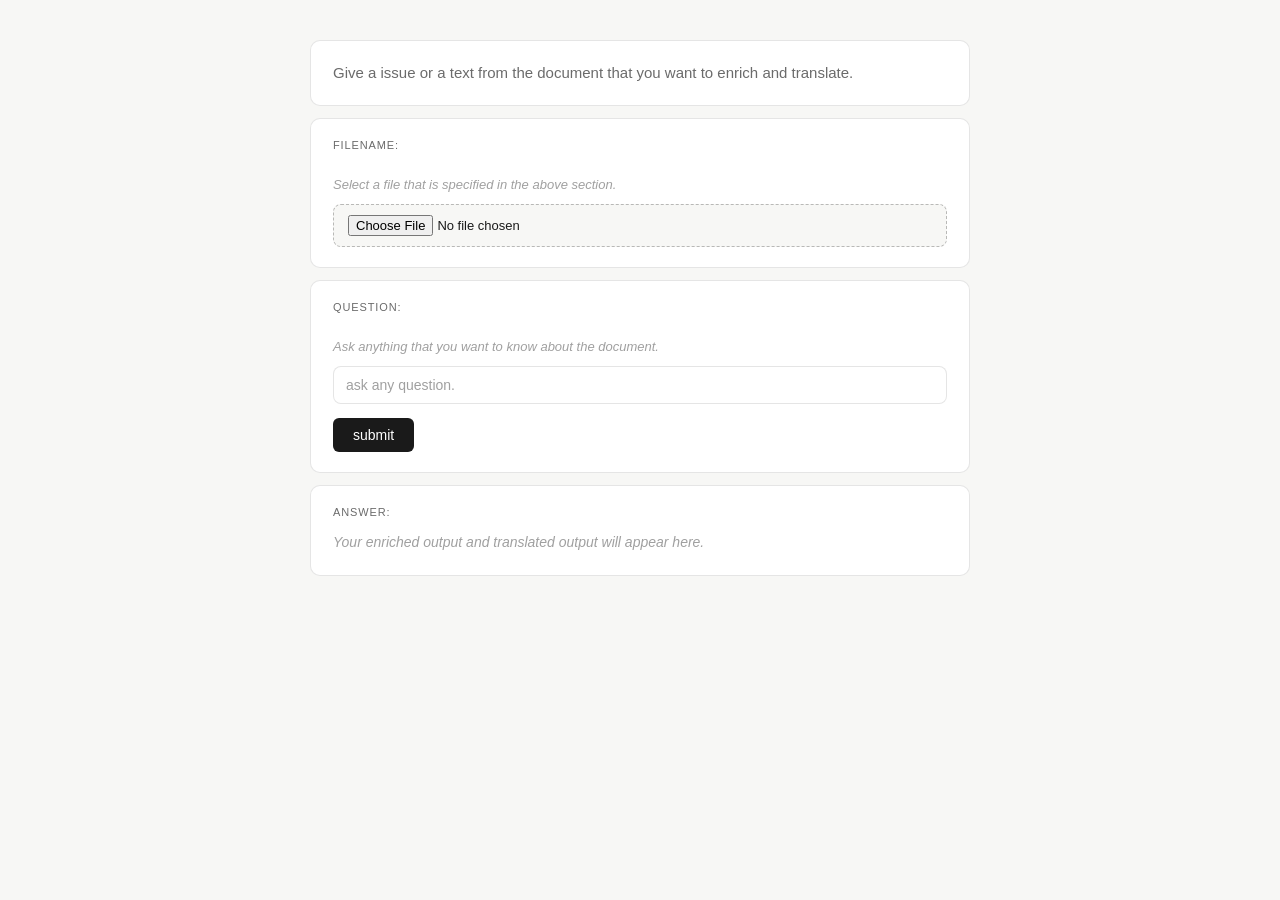
<file: classrag/static/index.html>
<!DOCTYPE html>
<html>
<head>
<meta charset="utf-8">
<title>Fast Api</title>
<link rel="stylesheet" href="style.css">
</head>
<body>

  <div class="column left" style="background-color:white;">
  </div>


    <div class="container">
        <div class="row1">
            <h2>Give a issue or a text from the document that you want to enrich and translate.</h2>
        </div>

        <div class="row2">
            <label for="filenameInput">Filename: </label><br>
            <p id="filenameStatement">Select a file that is specified in the above section.</p>
            <input type="file" id="filenameInput">
        </div>

        <div class="row3">   
            <label for="questionInput">Question: </label><br>
            <p id="questionStatement">Ask anything that you want to know about the document.</p>
            <input type="text" id="questionInput" placeholder="ask any question."><br>
            <button type="submit" id="submitBtn">submit</button>
        </div>

        <div class="row4">
            <h3 id="answer4">Answer: </h3>
            <div id="loader"></div> 
            <p id="responseArea"></p>
        </div>

        
    </div>

    

    
    <div class="column right" style="background-color:white">
    </div>

    

    <script>
    const submitBtn = document.querySelector("#submitBtn");
    submitBtn.addEventListener("click", submitQuestion);

    async function submitQuestion(event) {
        event.preventDefault();
        
        // 1. Properly target your HTML elements
        const fileInput = document.getElementById('filenameInput');
        const question = document.getElementById('questionInput').value;
        const responseArea = document.getElementById('responseArea');
        const btn = document.getElementById('submitBtn');
        const loader = document.getElementById('loader');

        // 2. Clear previous responses and show the loader
        responseArea.innerText = "";
        btn.disabled = true;
        loader.style.display = "block";

        // Validation checks
        if (!fileInput.files || fileInput.files.length === 0) {
            responseArea.innerText = "Please select a file first.";
            btn.disabled = false;
            loader.style.display = "none";
            return;
        }
        if (!question.trim()) {
            responseArea.innerText = "Please enter a question.";
            btn.disabled = false;
            loader.style.display = "none";
            return;
        }

        const formData = new FormData();
        formData.append("file", fileInput.files[0]);
        formData.append("question", question);

        try {
            console.log("Sending file:", fileInput.files[0].name);
            console.log("Sending question:", question);
            
            const response = await fetch('http://127.0.0.1:8000/ask', {
                method: 'POST',
                body: formData
            });

            if (!response.ok) {
                const errorData = await response.json().catch(() => ({}));
                throw new Error(errorData.detail || `Server responded with status ${response.status}`);
            }

            const result = await response.json();
            console.log("Result:", result);

            if (result.error) {
                responseArea.innerText = "error " + result.error;
            } else {
                `Enriched Issue: "${result.answer}"\n\nTanglish: "${result.tanglish}"`;
            }
        } catch (error) {
            console.error('Error:', error);
            responseArea.innerText = "Error sending question.";
        } finally {
            btn.disabled = false;
            loader.style.display = "none";
        }
    }
</script>

</body>
</html>
</file>
<file: classrag/static/style.css>
:root {
  --font: ui-sans-serif, -apple-system, BlinkMacSystemFont, "Segoe UI", sans-serif;
  --bg: #f7f7f5;
  --surface: #ffffff;
  --border: rgba(0, 0, 0, 0.1);
  --border-hover: rgba(0, 0, 0, 0.25);
  --text-primary: #1a1a1a;
  --text-secondary: #6b6b6b;
  --text-hint: #a0a0a0;
  --radius-sm: 6px;
  --radius-md: 8px;
  --radius-lg: 10px;
  --green-bg: #EAF3DE;
  --green-text: #27500A;
  --purple-bg: #EEEDFE;
  --purple-text: #3C3489;
}

* {
  box-sizing: border-box;
  margin: 0;
  padding: 0;
}

body {
  background-color: var(--bg);
  font-family: var(--font);
  color: var(--text-primary);
  min-height: 100vh;
  display: flex;
  flex-direction: column;
  align-items: center;
  padding: 40px 16px 60px;
}

h2 {
  font-size: 22px;
  font-weight: 700;
  letter-spacing: -0.3px;
  color: var(--text-primary);
  margin-bottom: 24px;
  align-self: flex-start;
  max-width: 660px;
  width: 100%;
}

.column {
  display: none;
}

.container {
  width: 100%;
  max-width: 660px;
  display: flex;
  flex-direction: column;
  gap: 12px;
}

.row1,
.row2,
.row3,
.row4 {
  background: var(--surface);
  border: 0.5px solid var(--border);
  border-radius: var(--radius-lg);
  padding: 20px 22px;
  font-family: var(--font);
}

/* row1 — intro text */
.row1 h2 {
  font-size: 15px;
  font-weight: 500;
  color: var(--text-secondary);
  margin: 0;
  line-height: 1.6;
  letter-spacing: 0;
}

/* row2 — file upload */
.row2 label[for="filenameInput"] {
  font-size: 11px;
  font-weight: 500;
  text-transform: uppercase;
  letter-spacing: 0.08em;
  color: var(--text-secondary);
  display: block;
  margin-bottom: 8px;
}

#filenameStatement {
  font-size: 13px;
  color: var(--text-hint);
  margin-bottom: 12px;
  font-style: italic;
}

#filenameInput {
  font-size: 13px;
  font-family: var(--font);
  color: var(--text-primary);
  border: 1.5px dashed var(--border-hover);
  border-radius: var(--radius-md);
  padding: 10px 14px;
  width: 100%;
  background: var(--bg);
  cursor: pointer;
  transition: border-color 0.15s, background 0.15s;
}

#filenameInput:hover {
  border-color: var(--text-secondary);
  background: var(--surface);
}

/* row3 — question input */
.row3 label[for="questionInput"] {
  font-size: 11px;
  font-weight: 500;
  text-transform: uppercase;
  letter-spacing: 0.08em;
  color: var(--text-secondary);
  display: block;
  margin-bottom: 8px;
}

#questionStatement {
  font-size: 13px;
  color: var(--text-hint);
  margin-bottom: 12px;
  font-style: italic;
}

#questionInput {
  width: 100%;
  border: 0.5px solid var(--border);
  border-radius: var(--radius-md);
  padding: 10px 12px;
  font-size: 14px;
  font-family: var(--font);
  color: var(--text-primary);
  background: var(--surface);
  outline: none;
  transition: border-color 0.15s;
  margin-bottom: 14px;
}

#questionInput:focus {
  border-color: var(--border-hover);
  box-shadow: 0 0 0 3px rgba(0, 0, 0, 0.05);
}

#questionInput::placeholder {
  color: var(--text-hint);
}

#submitBtn {
  display: inline-flex;
  align-items: center;
  gap: 6px;
  background: var(--text-primary);
  color: var(--surface);
  border: none;
  border-radius: var(--radius-sm);
  padding: 9px 20px;
  font-size: 14px;
  font-weight: 500;
  font-family: var(--font);
  cursor: pointer;
  transition: opacity 0.15s;
}

#submitBtn:hover {
  opacity: 0.8;
}

#submitBtn:active {
  opacity: 0.65;
  transform: scale(0.98);
}

#submitBtn:disabled {
  opacity: 0.4;
  cursor: not-allowed;
}

/* row4 — answer */
#answer4 {
  font-size: 11px;
  font-weight: 500;
  text-transform: uppercase;
  letter-spacing: 0.08em;
  color: var(--text-secondary);
  margin-bottom: 12px;
}

#loader {
  display: none;
  width: 18px;
  height: 18px;
  border: 2px solid var(--border);
  border-top-color: var(--text-primary);
  border-radius: 50%;
  animation: spin 0.7s linear infinite;
  margin-bottom: 12px;
}

@keyframes spin {
  to { transform: rotate(360deg); }
}

#responseArea {
  font-size: 14px;
  color: var(--text-primary);
  line-height: 1.75;
  white-space: pre-wrap;
  min-height: 24px;
}

#responseArea:empty::before {
  content: "Your enriched output and translated output will appear here.";
  color: var(--text-hint);
  font-style: italic;
}
</file>
